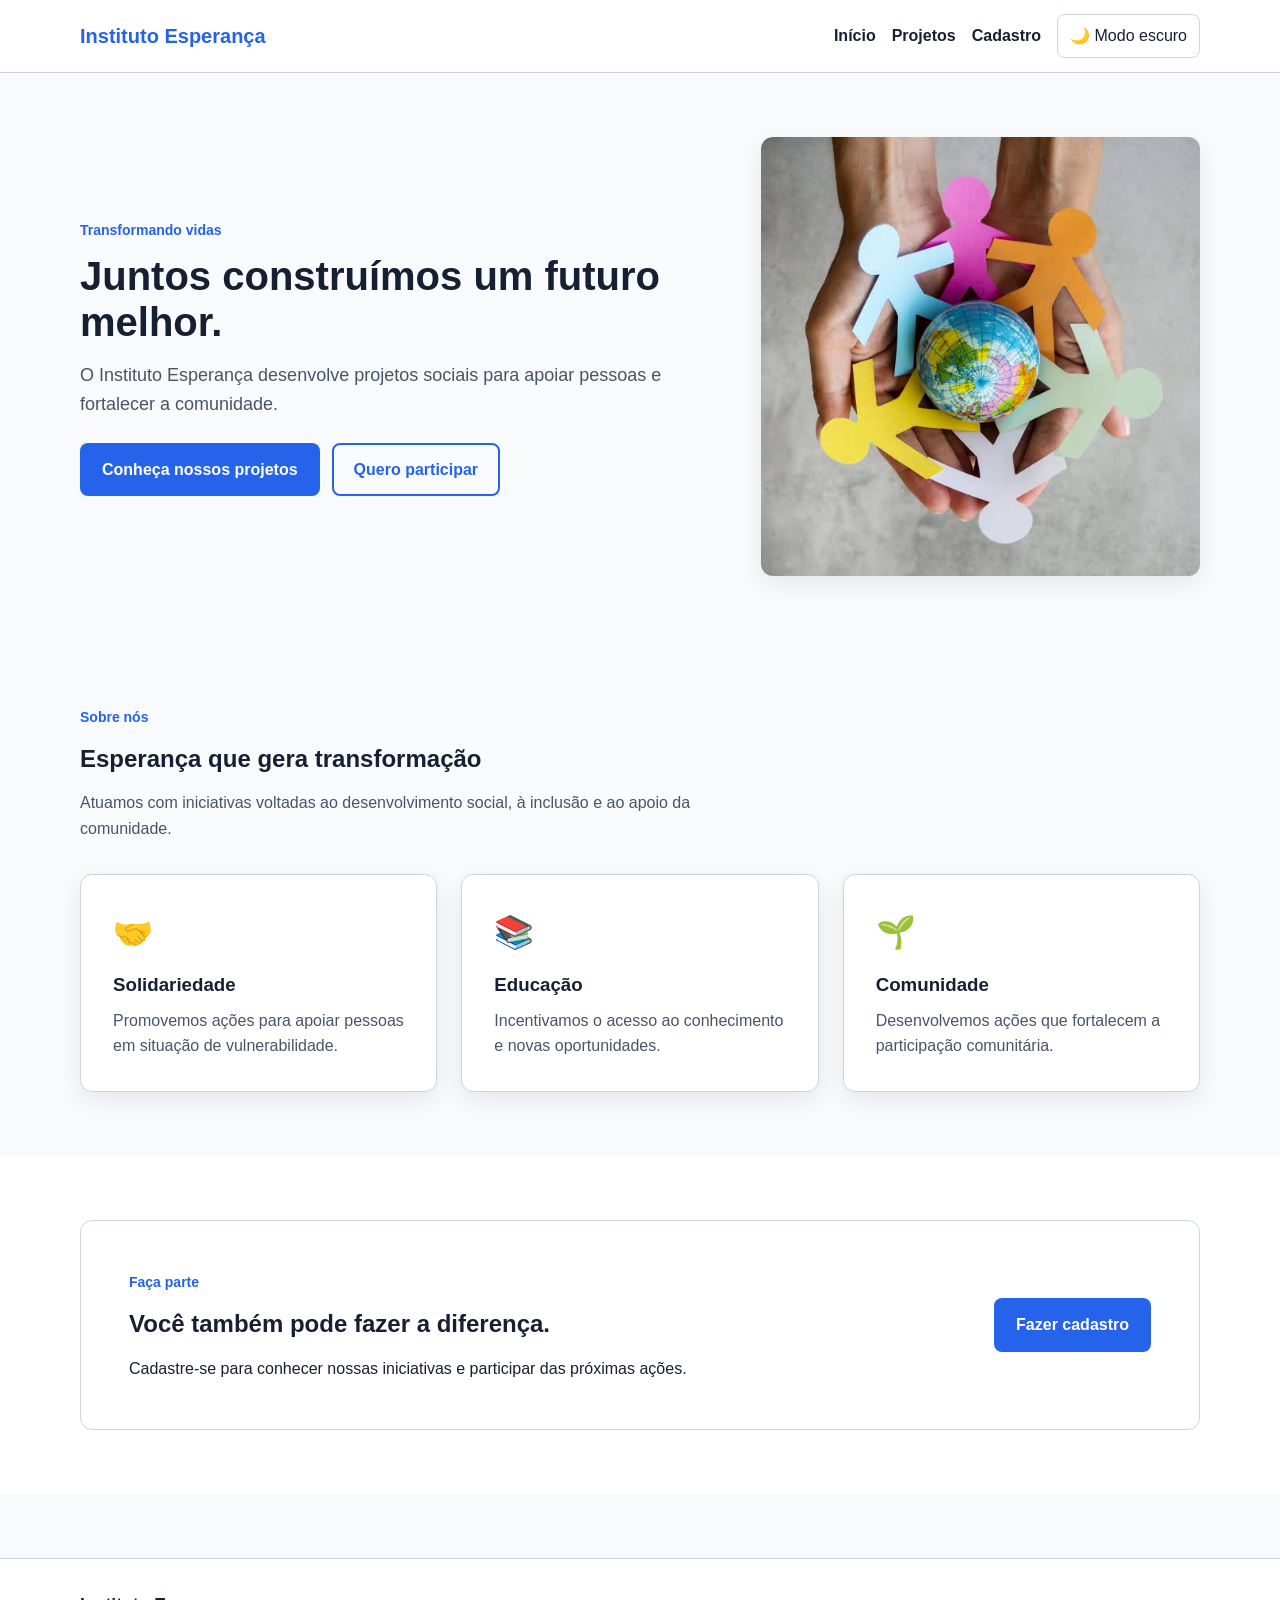
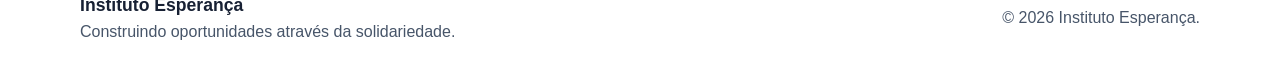
<file: html/index.html>
<!DOCTYPE html>
<html lang="pt-BR">
<head>
    <meta charset="UTF-8">
    <meta name="viewport" content="width=device-width, initial-scale=1.0">
    <meta name="description" content="Instituto Esperança - Projetos sociais e ações comunitárias.">
    <title>Instituto Esperança</title>
    <link rel="stylesheet" href="../css/style.css">
    <script src="../js/script.js" defer></script>
</head>

<body>

<header class="header">
    <div class="container header-container">

        <a href="index.html" class="logo" aria-label="Instituto Esperança - página inicial">
            Instituto Esperança
        </a>

        <button
            id="menu-toggle"
            class="menu-toggle"
            type="button"
            aria-label="Abrir menu"
            aria-expanded="false">
            ☰
        </button>

        <nav id="menu" class="nav" aria-label="Navegação principal">
            <a href="index.html">Início</a>
            <a href="projetos.html">Projetos</a>
            <a href="cadastro.html">Cadastro</a>
            <button id="btn-tema" class="theme-button" type="button">
                🌙 Modo escuro
            </button>
        </nav>

    </div>
</header>

<main>

    <section class="hero">
        <div class="container hero-grid">

            <div class="hero-content">
                <span class="badge">Transformando vidas</span>

                <h1>Juntos construímos um futuro melhor.</h1>

                <p>
                    O Instituto Esperança desenvolve projetos sociais
                    para apoiar pessoas e fortalecer a comunidade.
                </p>

                <div class="hero-actions">
                    <a href="projetos.html" class="button button-primary">
                        Conheça nossos projetos
                    </a>

                    <a href="cadastro.html" class="button button-secondary">
                        Quero participar
                    </a>
                </div>
            </div>

            <div class="hero-image">
                <img
                    src="../assets/imagens/imagem-ong.jpg"
                    alt="Voluntários do Instituto Esperança realizando uma ação comunitária">
            </div>

        </div>
    </section>

    <section class="section" aria-labelledby="sobre-titulo">
        <div class="container">

            <div class="section-heading">
                <span class="section-tag">Sobre nós</span>
                <h2 id="sobre-titulo">Esperança que gera transformação</h2>
                <p>
                    Atuamos com iniciativas voltadas ao desenvolvimento
                    social, à inclusão e ao apoio da comunidade.
                </p>
            </div>

            <div class="cards-grid">

                <article class="card">
                    <span class="card-icon">🤝</span>
                    <h3>Solidariedade</h3>
                    <p>
                        Promovemos ações para apoiar pessoas em situação
                        de vulnerabilidade.
                    </p>
                </article>

                <article class="card">
                    <span class="card-icon">📚</span>
                    <h3>Educação</h3>
                    <p>
                        Incentivamos o acesso ao conhecimento e novas
                        oportunidades.
                    </p>
                </article>

                <article class="card">
                    <span class="card-icon">🌱</span>
                    <h3>Comunidade</h3>
                    <p>
                        Desenvolvemos ações que fortalecem a participação
                        comunitária.
                    </p>
                </article>

            </div>
        </div>
    </section>

    <section class="section section-highlight" aria-labelledby="chamada-titulo">
        <div class="container">

            <div class="highlight">
                <div>
                    <span class="section-tag">Faça parte</span>
                    <h2 id="chamada-titulo">
                        Você também pode fazer a diferença.
                    </h2>
                    <p>
                        Cadastre-se para conhecer nossas iniciativas
                        e participar das próximas ações.
                    </p>
                </div>

                <a href="cadastro.html" class="button button-primary">
                    Fazer cadastro
                </a>
            </div>

        </div>
    </section>

</main>

<footer class="footer">
    <div class="container footer-content">

        <div>
            <h2>Instituto Esperança</h2>
            <p>Construindo oportunidades através da solidariedade.</p>
        </div>

        <p>&copy; 2026 Instituto Esperança.</p>

    </div>
</footer>

</body>
</html>
</file>
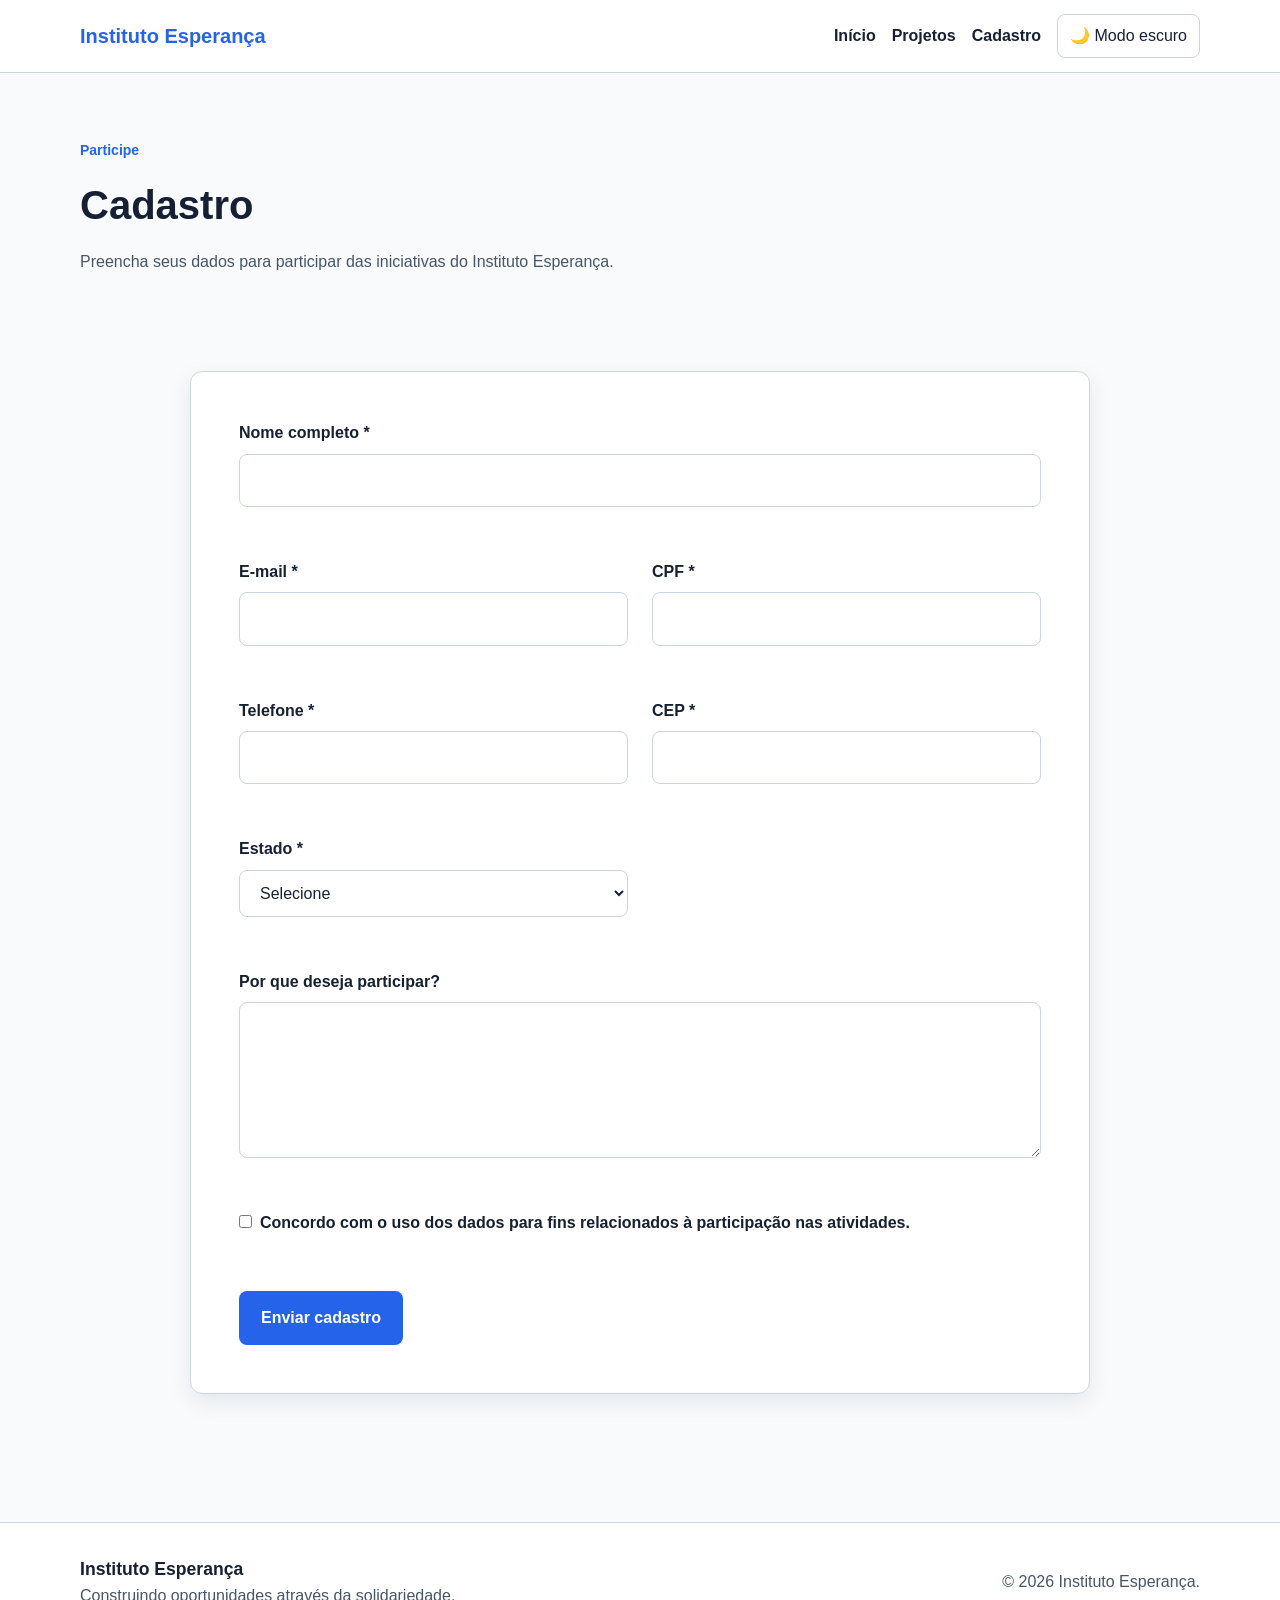
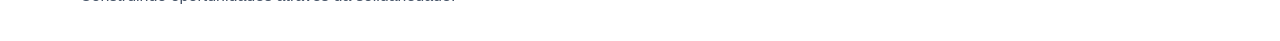
<file: html/cadastro.html>
<!DOCTYPE html>
<html lang="pt-BR">
<head>
    <meta charset="UTF-8">
    <meta name="viewport" content="width=device-width, initial-scale=1.0">

    <meta
        name="description"
        content="Cadastre-se para participar das ações do Instituto Esperança.">

    <title>Cadastro | Instituto Esperança</title>

    <link rel="stylesheet" href="../css/style.css">
    <script src="../js/script.js" defer></script>
</head>

<body>

<header class="header">
    <div class="container header-container">

        <a href="index.html" class="logo" aria-label="Instituto Esperança - página inicial">
            Instituto Esperança
        </a>

        <button
            id="menu-toggle"
            class="menu-toggle"
            type="button"
            aria-label="Abrir menu"
            aria-expanded="false">
            ☰
        </button>

        <nav id="menu" class="nav" aria-label="Navegação principal">
            <a href="index.html">Início</a>
            <a href="projetos.html">Projetos</a>
            <a href="cadastro.html">Cadastro</a>
            <button id="btn-tema" class="theme-button" type="button">
                🌙 Modo escuro
            </button>
        </nav>

    </div>
</header>

<main>

    <section class="page-header">
        <div class="container">
            <span class="section-tag">Participe</span>
            <h1>Cadastro</h1>
            <p>
                Preencha seus dados para participar das iniciativas
                do Instituto Esperança.
            </p>
        </div>
    </section>

    <section class="section">
        <div class="container">

            <form id="cadastro-form" class="form-card" novalidate>

                <div class="form-grid">

                    <div class="form-group form-full">
                        <label for="nome">Nome completo *</label>

                        <input
                            type="text"
                            id="nome"
                            name="nome"
                            autocomplete="name"
                            required
                            minlength="3">

                        <small class="error-message" id="erro-nome"></small>
                    </div>

                    <div class="form-group">
                        <label for="email">E-mail *</label>

                        <input
                            type="email"
                            id="email"
                            name="email"
                            autocomplete="email"
                            required>

                        <small class="error-message" id="erro-email"></small>
                    </div>

                    <div class="form-group">
                        <label for="cpf">CPF *</label>

                        <input
                            type="text"
                            id="cpf"
                            name="cpf"
                            inputmode="numeric"
                            maxlength="14"
                            pattern="\d{3}\.?\d{3}\.?\d{3}-?\d{2}"
                            required>

                        <small class="error-message" id="erro-cpf"></small>
                    </div>

                    <div class="form-group">
                        <label for="telefone">Telefone *</label>

                        <input
                            type="tel"
                            id="telefone"
                            name="telefone"
                            inputmode="tel"
                            maxlength="15"
                            pattern="\(?\d{2}\)?\s?\d{4,5}-?\d{4}"
                            required>

                        <small class="error-message" id="erro-telefone"></small>
                    </div>

                    <div class="form-group">
                        <label for="cep">CEP *</label>

                        <input
                            type="text"
                            id="cep"
                            name="cep"
                            inputmode="numeric"
                            maxlength="9"
                            pattern="\d{5}-?\d{3}"
                            required>

                        <small class="error-message" id="erro-cep"></small>
                    </div>

                    <div class="form-group">
                        <label for="estado">Estado *</label>

                        <select id="estado" name="estado" required>
                            <option value="">Selecione</option>
                            <option value="AC">Acre</option>
                            <option value="AL">Alagoas</option>
                            <option value="AP">Amapá</option>
                            <option value="AM">Amazonas</option>
                            <option value="BA">Bahia</option>
                            <option value="CE">Ceará</option>
                            <option value="DF">Distrito Federal</option>
                            <option value="ES">Espírito Santo</option>
                            <option value="GO">Goiás</option>
                            <option value="MA">Maranhão</option>
                            <option value="MT">Mato Grosso</option>
                            <option value="MS">Mato Grosso do Sul</option>
                            <option value="MG">Minas Gerais</option>
                            <option value="PA">Pará</option>
                            <option value="PB">Paraíba</option>
                            <option value="PR">Paraná</option>
                            <option value="PE">Pernambuco</option>
                            <option value="PI">Piauí</option>
                            <option value="RJ">Rio de Janeiro</option>
                            <option value="RN">Rio Grande do Norte</option>
                            <option value="RS">Rio Grande do Sul</option>
                            <option value="RO">Rondônia</option>
                            <option value="RR">Roraima</option>
                            <option value="SC">Santa Catarina</option>
                            <option value="SP">São Paulo</option>
                            <option value="SE">Sergipe</option>
                            <option value="TO">Tocantins</option>
                        </select>

                        <small class="error-message" id="erro-estado"></small>
                    </div>

                    <div class="form-group form-full">
                        <label for="mensagem">Por que deseja participar?</label>

                        <textarea
                            id="mensagem"
                            name="mensagem"
                            rows="5"
                            maxlength="500"></textarea>

                        <small class="error-message" id="erro-mensagem"></small>
                    </div>

                    <div class="form-group form-full checkbox-group">

                        <input
                            type="checkbox"
                            id="termos"
                            name="termos"
                            required>

                        <label for="termos">
                            Concordo com o uso dos dados para fins
                            relacionados à participação nas atividades.
                        </label>

                    </div>

                </div>

                <div
                    id="form-feedback"
                    class="form-feedback"
                    role="alert"
                    aria-live="polite">
                </div>

                <button type="submit" class="button button-primary">
                    Enviar cadastro
                </button>

            </form>

        </div>
    </section>

</main>

<footer class="footer">
    <div class="container footer-content">

        <div>
            <h2>Instituto Esperança</h2>
            <p>Construindo oportunidades através da solidariedade.</p>
        </div>

        <p>&copy; 2026 Instituto Esperança.</p>

    </div>
</footer>

</body>
</html>
</file>
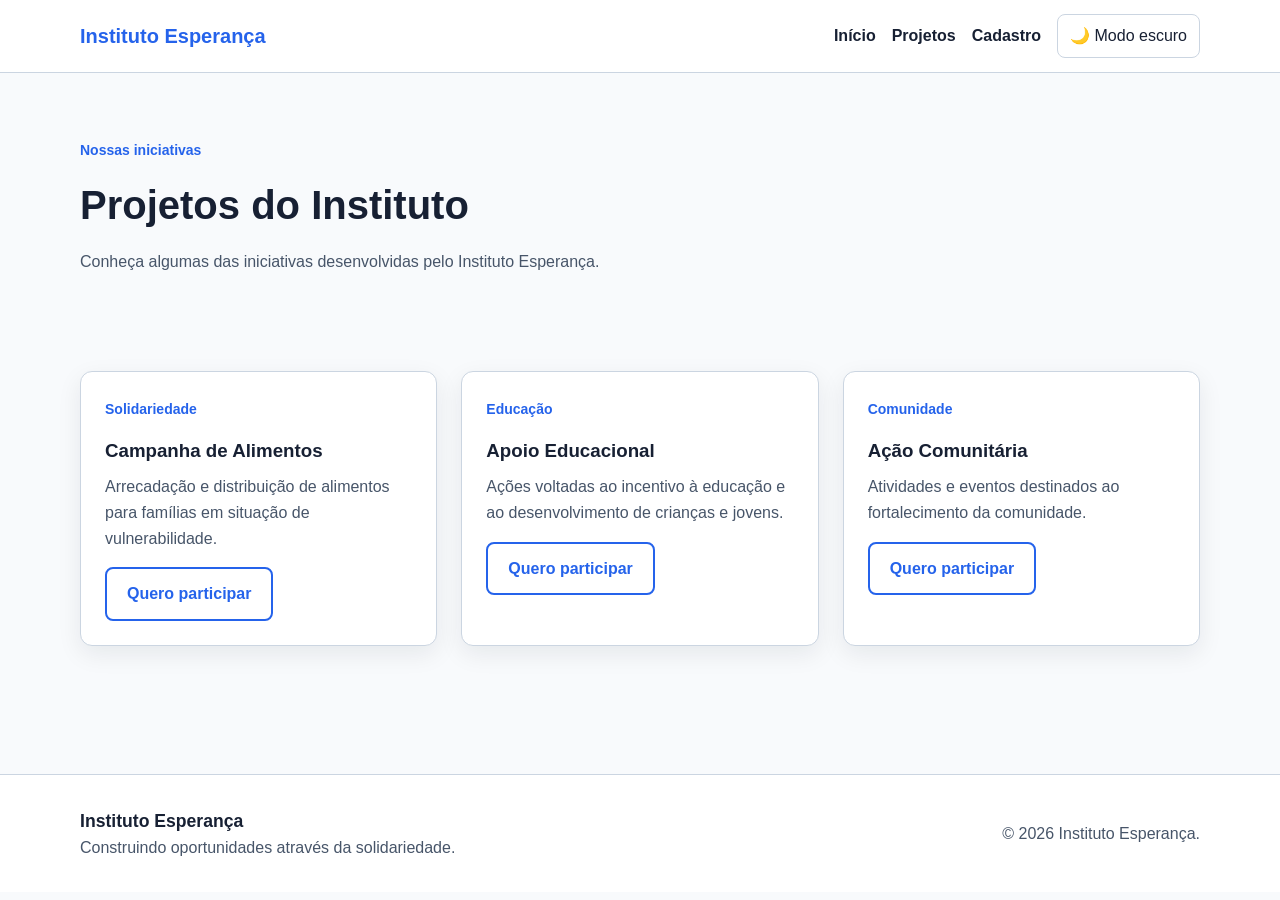
<file: html/projetos.html>
<!DOCTYPE html>
<html lang="pt-BR">
<head>
    <meta charset="UTF-8">
    <meta name="viewport" content="width=device-width, initial-scale=1.0">
    <meta name="description" content="Conheça os projetos do Instituto Esperança.">
    <title>Projetos | Instituto Esperança</title>
    <link rel="stylesheet" href="../css/style.css">
    <script src="../js/script.js" defer></script>
</head>

<body>

<header class="header">
    <div class="container header-container">

        <a href="index.html" class="logo" aria-label="Instituto Esperança - página inicial">
            Instituto Esperança
        </a>

        <button
            id="menu-toggle"
            class="menu-toggle"
            type="button"
            aria-label="Abrir menu"
            aria-expanded="false">
            ☰
        </button>

        <nav id="menu" class="nav" aria-label="Navegação principal">
            <a href="index.html">Início</a>
            <a href="projetos.html">Projetos</a>
            <a href="cadastro.html">Cadastro</a>
            <button id="btn-tema" class="theme-button" type="button">
                🌙 Modo escuro
            </button>
        </nav>

    </div>
</header>

<main>

    <section class="page-header">
        <div class="container">
            <span class="section-tag">Nossas iniciativas</span>
            <h1>Projetos do Instituto</h1>
            <p>
                Conheça algumas das iniciativas desenvolvidas
                pelo Instituto Esperança.
            </p>
        </div>
    </section>

    <section class="section" aria-labelledby="projetos-titulo">
        <div class="container">

            <h2 id="projetos-titulo" class="sr-only">
                Lista de projetos
            </h2>

            <div id="lista-projetos" class="projects-grid">
                <!-- Os projetos são inseridos pelo JavaScript -->
            </div>

        </div>
    </section>

</main>

<footer class="footer">
    <div class="container footer-content">

        <div>
            <h2>Instituto Esperança</h2>
            <p>Construindo oportunidades através da solidariedade.</p>
        </div>

        <p>&copy; 2026 Instituto Esperança.</p>

    </div>
</footer>

</body>
</html>
</file>
<file: css/style.css>
/* =====================================================
   DESIGN SYSTEM
===================================================== */

:root {

    /* Cores */
    --cor-primaria: #2563eb;
    --cor-primaria-hover: #1d4ed8;
    --cor-secundaria: #16a34a;

    --cor-fundo: #f8fafc;
    --cor-superficie: #ffffff;

    --cor-texto: #172033;
    --cor-texto-secundario: #475569;

    --cor-borda: #cbd5e1;

    --cor-sucesso: #166534;
    --cor-erro: #b91c1c;
    --cor-alerta: #92400e;

    /* Tipografia */
    --fonte-base: 1rem;
    --fonte-pequena: 0.875rem;
    --fonte-media: 1.125rem;
    --fonte-grande: 1.5rem;
    --fonte-titulo: 2.5rem;

    /* Espaçamento */
    --espaco-1: 0.25rem;
    --espaco-2: 0.5rem;
    --espaco-3: 0.75rem;
    --espaco-4: 1rem;
    --espaco-5: 1.5rem;
    --espaco-6: 2rem;
    --espaco-7: 3rem;
    --espaco-8: 4rem;

    /* Outros */
    --raio: 12px;
    --sombra: 0 8px 24px rgba(15, 23, 42, 0.08);
    --transicao: 0.2s ease;
}


/* =====================================================
   MODO ESCURO
===================================================== */

[data-theme="dark"] {

    --cor-primaria: #60a5fa;
    --cor-primaria-hover: #93c5fd;
    --cor-secundaria: #4ade80;

    --cor-fundo: #0f172a;
    --cor-superficie: #1e293b;

    --cor-texto: #f8fafc;
    --cor-texto-secundario: #cbd5e1;

    --cor-borda: #475569;

    --cor-sucesso: #86efac;
    --cor-erro: #fca5a5;
    --cor-alerta: #fcd34d;

    --sombra: 0 8px 24px rgba(0, 0, 0, 0.3);
}


/* =====================================================
   RESET
===================================================== */

* {
    margin: 0;
    padding: 0;
    box-sizing: border-box;
}

html {
    scroll-behavior: smooth;
}

body {
    font-family: Arial, Helvetica, sans-serif;
    font-size: var(--fonte-base);
    line-height: 1.6;
    background: var(--cor-fundo);
    color: var(--cor-texto);
    transition:
        background var(--transicao),
        color var(--transicao);
}

img {
    max-width: 100%;
    height: auto;
    display: block;
}

a {
    color: inherit;
}

button,
input,
select,
textarea {
    font: inherit;
}


/* =====================================================
   ACESSIBILIDADE
===================================================== */

:focus-visible {
    outline: 3px solid var(--cor-primaria);
    outline-offset: 3px;
}

.sr-only {
    position: absolute;
    width: 1px;
    height: 1px;
    padding: 0;
    margin: -1px;
    overflow: hidden;
    clip: rect(0, 0, 0, 0);
    white-space: nowrap;
    border: 0;
}


/* =====================================================
   CONTAINER
===================================================== */

.container {
    width: min(1120px, 92%);
    margin-inline: auto;
}


/* =====================================================
   HEADER
===================================================== */

.header {
    background: var(--cor-superficie);
    border-bottom: 1px solid var(--cor-borda);
    position: sticky;
    top: 0;
    z-index: 1000;
}

.header-container {
    min-height: 72px;

    display: flex;
    align-items: center;
    justify-content: space-between;
    gap: var(--espaco-4);
}

.logo {
    text-decoration: none;
    font-size: 1.25rem;
    font-weight: 700;
    color: var(--cor-primaria);
}

.nav {
    display: flex;
    align-items: center;
    gap: var(--espaco-4);
}

.nav a {
    text-decoration: none;
    font-weight: 600;
    transition: color var(--transicao);
}

.nav a:hover {
    color: var(--cor-primaria);
}

.menu-toggle {
    display: none;

    border: 1px solid var(--cor-borda);
    background: var(--cor-superficie);
    color: var(--cor-texto);

    padding: 0.5rem 0.75rem;
    border-radius: 8px;

    cursor: pointer;
}

.theme-button {
    border: 1px solid var(--cor-borda);
    background: var(--cor-superficie);
    color: var(--cor-texto);

    padding: 0.5rem 0.75rem;
    border-radius: 8px;

    cursor: pointer;
    transition: var(--transicao);
}

.theme-button:hover {
    background: var(--cor-fundo);
}


/* =====================================================
   HERO
===================================================== */

.hero {
    padding: var(--espaco-8) 0;
}

.hero-grid {
    display: grid;
    grid-template-columns: repeat(12, 1fr);
    gap: var(--espaco-7);
    align-items: center;
}

.hero-content {
    grid-column: span 7;
}

.hero-image {
    grid-column: span 5;
}

.hero-image img {
    width: 100%;
    border-radius: var(--raio);
    box-shadow: var(--sombra);
}

.badge,
.section-tag {
    display: inline-block;

    color: var(--cor-primaria);
    font-size: var(--fonte-pequena);
    font-weight: 700;

    margin-bottom: var(--espaco-3);
}

.hero h1 {
    font-size: clamp(2rem, 5vw, var(--fonte-titulo));
    line-height: 1.15;
    margin-bottom: var(--espaco-4);
}

.hero p {
    color: var(--cor-texto-secundario);
    font-size: var(--fonte-media);
    max-width: 600px;
}

.hero-actions {
    display: flex;
    flex-wrap: wrap;
    gap: var(--espaco-3);
    margin-top: var(--espaco-5);
}


/* =====================================================
   BOTÕES
===================================================== */

.button {
    display: inline-flex;
    align-items: center;
    justify-content: center;

    min-height: 44px;
    padding: 0.75rem 1.25rem;

    border-radius: 8px;
    border: 2px solid transparent;

    text-decoration: none;
    font-weight: 700;

    cursor: pointer;
    transition: var(--transicao);
}

.button-primary {
    background: var(--cor-primaria);
    color: #ffffff;
}

.button-primary:hover {
    background: var(--cor-primaria-hover);
    transform: translateY(-1px);
}

.button-primary:active {
    transform: translateY(0);
}

.button-primary:disabled {
    opacity: 0.5;
    cursor: not-allowed;
}

.button-secondary {
    background: transparent;
    color: var(--cor-primaria);
    border-color: var(--cor-primaria);
}

.button-secondary:hover {
    background: var(--cor-primaria);
    color: #ffffff;
}


/* =====================================================
   SEÇÕES
===================================================== */

.section {
    padding: var(--espaco-8) 0;
}

.section-heading {
    max-width: 700px;
    margin-bottom: var(--espaco-6);
}

.section-heading h2,
.highlight h2 {
    font-size: var(--fonte-grande);
    margin-bottom: var(--espaco-3);
}

.section-heading p {
    color: var(--cor-texto-secundario);
}


/* =====================================================
   CARDS
===================================================== */

.cards-grid {
    display: grid;
    grid-template-columns: repeat(3, 1fr);
    gap: var(--espaco-5);
}

.card {
    background: var(--cor-superficie);
    border: 1px solid var(--cor-borda);
    border-radius: var(--raio);

    padding: var(--espaco-6);

    box-shadow: var(--sombra);

    transition:
        transform var(--transicao),
        box-shadow var(--transicao);
}

.card:hover {
    transform: translateY(-4px);
}

.card-icon {
    display: block;
    font-size: 2rem;
    margin-bottom: var(--espaco-3);
}

.card h3 {
    margin-bottom: var(--espaco-2);
}

.card p {
    color: var(--cor-texto-secundario);
}


/* =====================================================
   DESTAQUE
===================================================== */

.section-highlight {
    background: var(--cor-superficie);
}

.highlight {
    display: flex;
    justify-content: space-between;
    align-items: center;
    gap: var(--espaco-5);

    padding: var(--espaco-7);

    border: 1px solid var(--cor-borda);
    border-radius: var(--raio);
}


/* =====================================================
   CABEÇALHO DAS PÁGINAS
===================================================== */

.page-header {
    padding: var(--espaco-8) 0 var(--espaco-6);
}

.page-header h1 {
    font-size: var(--fonte-titulo);
    margin-bottom: var(--espaco-3);
}

.page-header p {
    color: var(--cor-texto-secundario);
}


/* =====================================================
   PROJETOS
===================================================== */

.projects-grid {
    display: grid;
    grid-template-columns: repeat(3, 1fr);
    gap: var(--espaco-5);
}

.project-card {
    background: var(--cor-superficie);
    border: 1px solid var(--cor-borda);
    border-radius: var(--raio);

    padding: var(--espaco-5);

    box-shadow: var(--sombra);
}

.project-card h3 {
    margin-bottom: var(--espaco-2);
}

.project-card p {
    color: var(--cor-texto-secundario);
    margin-bottom: var(--espaco-4);
}

.project-card .badge {
    margin-bottom: var(--espaco-4);
}


/* =====================================================
   FORMULÁRIO
===================================================== */

.form-card {
    max-width: 900px;
    margin: 0 auto;

    padding: var(--espaco-7);

    background: var(--cor-superficie);
    border: 1px solid var(--cor-borda);
    border-radius: var(--raio);

    box-shadow: var(--sombra);
}

.form-grid {
    display: grid;
    grid-template-columns: repeat(2, 1fr);
    gap: var(--espaco-5);
}

.form-full {
    grid-column: 1 / -1;
}

.form-group {
    display: flex;
    flex-direction: column;
    gap: var(--espaco-2);
}

.form-group label {
    font-weight: 700;
}

.form-group input,
.form-group select,
.form-group textarea {
    width: 100%;

    padding: 0.8rem 1rem;

    border: 1px solid var(--cor-borda);
    border-radius: 8px;

    background: var(--cor-superficie);
    color: var(--cor-texto);
}

.form-group input:focus,
.form-group select:focus,
.form-group textarea:focus {
    border-color: var(--cor-primaria);
}

.form-group input[aria-invalid="true"],
.form-group select[aria-invalid="true"],
.form-group textarea[aria-invalid="true"] {
    border-color: var(--cor-erro);
}

.error-message {
    min-height: 20px;
    color: var(--cor-erro);
    font-size: var(--fonte-pequena);
}

.checkbox-group {
    flex-direction: row;
    align-items: flex-start;
}

.checkbox-group input {
    width: auto;
    margin-top: 5px;
}

.form-feedback {
    min-height: 24px;
    margin: var(--espaco-4) 0;
    font-weight: 700;
}

.form-feedback.success {
    color: var(--cor-sucesso);
}

.form-feedback.error {
    color: var(--cor-erro);
}


/* =====================================================
   FOOTER
===================================================== */

.footer {
    margin-top: var(--espaco-8);
    padding: var(--espaco-6) 0;

    background: var(--cor-superficie);
    border-top: 1px solid var(--cor-borda);
}

.footer-content {
    display: flex;
    justify-content: space-between;
    align-items: center;
    gap: var(--espaco-5);
}

.footer h2 {
    font-size: 1.1rem;
}

.footer p {
    color: var(--cor-texto-secundario);
}


/* =====================================================
   RESPONSIVIDADE
===================================================== */

/* 1200px */
@media (max-width: 1200px) {

    .container {
        width: min(1000px, 92%);
    }
}


/* 992px */
@media (max-width: 992px) {

    .hero-content {
        grid-column: span 6;
    }

    .hero-image {
        grid-column: span 6;
    }

    .cards-grid,
    .projects-grid {
        grid-template-columns: repeat(2, 1fr);
    }
}


/* 768px */
@media (max-width: 768px) {

    .menu-toggle {
        display: block;
    }

    .nav {
        display: none;

        position: absolute;
        top: 72px;
        left: 0;
        right: 0;

        padding: var(--espaco-5);

        background: var(--cor-superficie);
        border-bottom: 1px solid var(--cor-borda);

        flex-direction: column;
        align-items: stretch;
    }

    .nav.active {
        display: flex;
    }

    .nav a,
    .theme-button {
        width: 100%;
        text-align: center;
    }

    .hero-grid {
        grid-template-columns: 1fr;
    }

    .hero-content,
    .hero-image {
        grid-column: auto;
    }

    .highlight {
        flex-direction: column;
        align-items: flex-start;
    }

    .footer-content {
        flex-direction: column;
        align-items: flex-start;
    }
}


/* 576px */
@media (max-width: 576px) {

    .hero {
        padding: var(--espaco-7) 0;
    }

    .section {
        padding: var(--espaco-7) 0;
    }

    .cards-grid,
    .projects-grid,
    .form-grid {
        grid-template-columns: 1fr;
    }

    .form-full {
        grid-column: auto;
    }

    .form-card {
        padding: var(--espaco-5);
    }

    .hero-actions {
        flex-direction: column;
    }

    .hero-actions .button {
        width: 100%;
    }
}


/* 400px */
@media (max-width: 400px) {

    .container {
        width: 94%;
    }

    .hero h1 {
        font-size: 1.8rem;
    }
}
</file>
